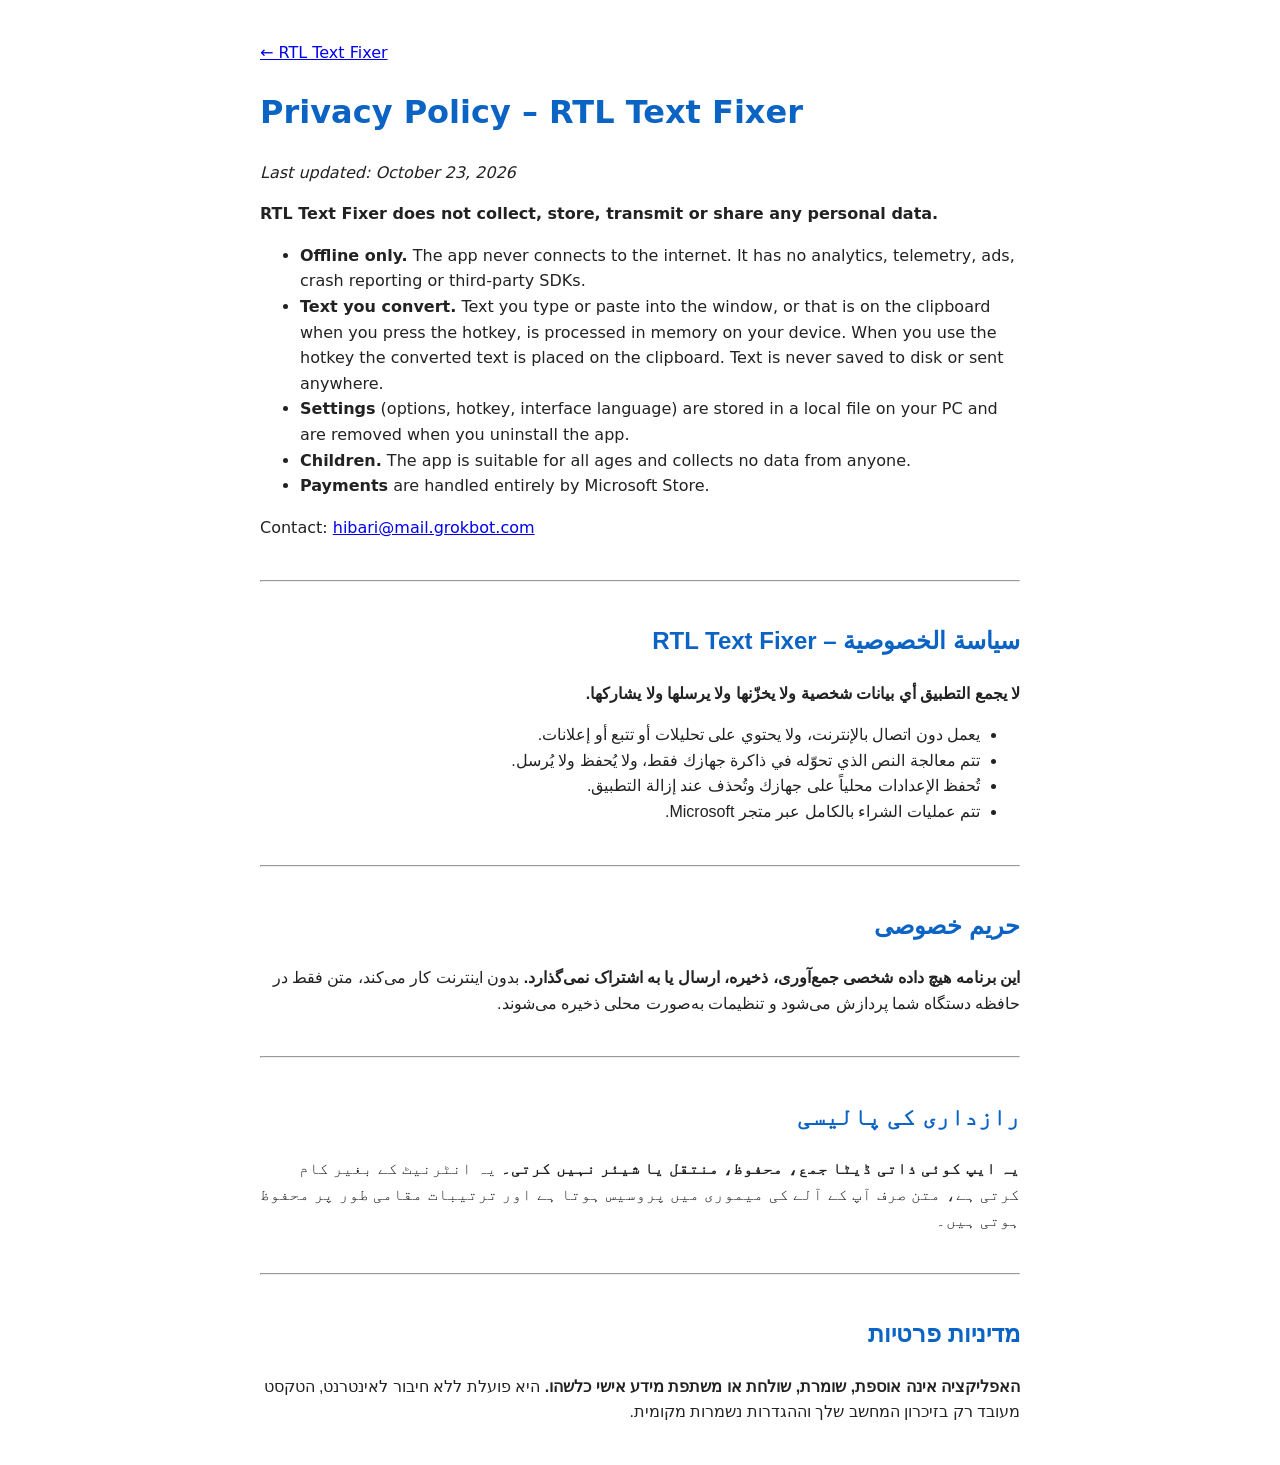
<file: privacy.html>
<!doctype html><html lang="en"><head><meta charset="utf-8"><meta name="viewport" content="width=device-width,initial-scale=1"><title>Privacy Policy – RTL Text Fixer</title><meta name="description" content="RTL Text Fixer for Windows collects no personal data: it works fully offline with no telemetry, ads or accounts."><link rel="canonical" href="https://murtadhaqahtan.github.io/rtl-text-fixer-site/privacy.html"><link rel="icon" href="img/icon-192.png" type="image/png"><style>body{font-family:Segoe UI,system-ui,sans-serif;max-width:760px;margin:40px auto;padding:0 20px;line-height:1.6;color:#222}
h1,h2{color:#0b63c4}.rtl{direction:rtl;text-align:right;font-family:'Segoe UI','Noto Sans Arabic','Noto Sans Hebrew',Tahoma,sans-serif}hr{margin:40px 0}</style></head><body>
<p><a href="./">← RTL Text Fixer</a></p>
<h1>Privacy Policy – RTL Text Fixer</h1><p><i>Last updated: October 23, 2026</i></p>
<p><b>RTL Text Fixer does not collect, store, transmit or share any personal data.</b></p>
<ul><li><b>Offline only.</b> The app never connects to the internet. It has no analytics, telemetry, ads, crash reporting or third-party SDKs.</li>
<li><b>Text you convert.</b> Text you type or paste into the window, or that is on the clipboard when you press the hotkey, is processed in memory on your device. When you use the hotkey the converted text is placed on the clipboard. Text is never saved to disk or sent anywhere.</li>
<li><b>Settings</b> (options, hotkey, interface language) are stored in a local file on your PC and are removed when you uninstall the app.</li>
<li><b>Children.</b> The app is suitable for all ages and collects no data from anyone.</li>
<li><b>Payments</b> are handled entirely by Microsoft Store.</li></ul>
<p>Contact: <a href="mailto:hibari@mail.grokbot.com">hibari@mail.grokbot.com</a></p><hr>
<div class="rtl" lang="ar" id="ar"><h2>سياسة الخصوصية – RTL Text Fixer</h2>
<p><b>لا يجمع التطبيق أي بيانات شخصية ولا يخزّنها ولا يرسلها ولا يشاركها.</b></p>
<ul><li>يعمل دون اتصال بالإنترنت، ولا يحتوي على تحليلات أو تتبع أو إعلانات.</li>
<li>تتم معالجة النص الذي تحوّله في ذاكرة جهازك فقط، ولا يُحفظ ولا يُرسل.</li>
<li>تُحفظ الإعدادات محلياً على جهازك وتُحذف عند إزالة التطبيق.</li>
<li>تتم عمليات الشراء بالكامل عبر متجر Microsoft.</li></ul></div><hr>
<div class="rtl" lang="fa" id="fa"><h2>حریم خصوصی</h2>
<p><b>این برنامه هیچ داده شخصی جمع‌آوری، ذخیره، ارسال یا به اشتراک نمی‌گذارد.</b> بدون اینترنت کار می‌کند، متن فقط در حافظه دستگاه شما پردازش می‌شود و تنظیمات به‌صورت محلی ذخیره می‌شوند.</p></div><hr>
<div class="rtl" lang="ur" id="ur"><h2>رازداری کی پالیسی</h2>
<p><b>یہ ایپ کوئی ذاتی ڈیٹا جمع، محفوظ، منتقل یا شیئر نہیں کرتی۔</b> یہ انٹرنیٹ کے بغیر کام کرتی ہے، متن صرف آپ کے آلے کی میموری میں پروسیس ہوتا ہے اور ترتیبات مقامی طور پر محفوظ ہوتی ہیں۔</p></div><hr>
<div class="rtl" lang="he" id="he"><h2>מדיניות פרטיות</h2>
<p><b>האפליקציה אינה אוספת, שומרת, שולחת או משתפת מידע אישי כלשהו.</b> היא פועלת ללא חיבור לאינטרנט, הטקסט מעובד רק בזיכרון המחשב שלך וההגדרות נשמרות מקומית.</p></div>
</body></html>
</file>
